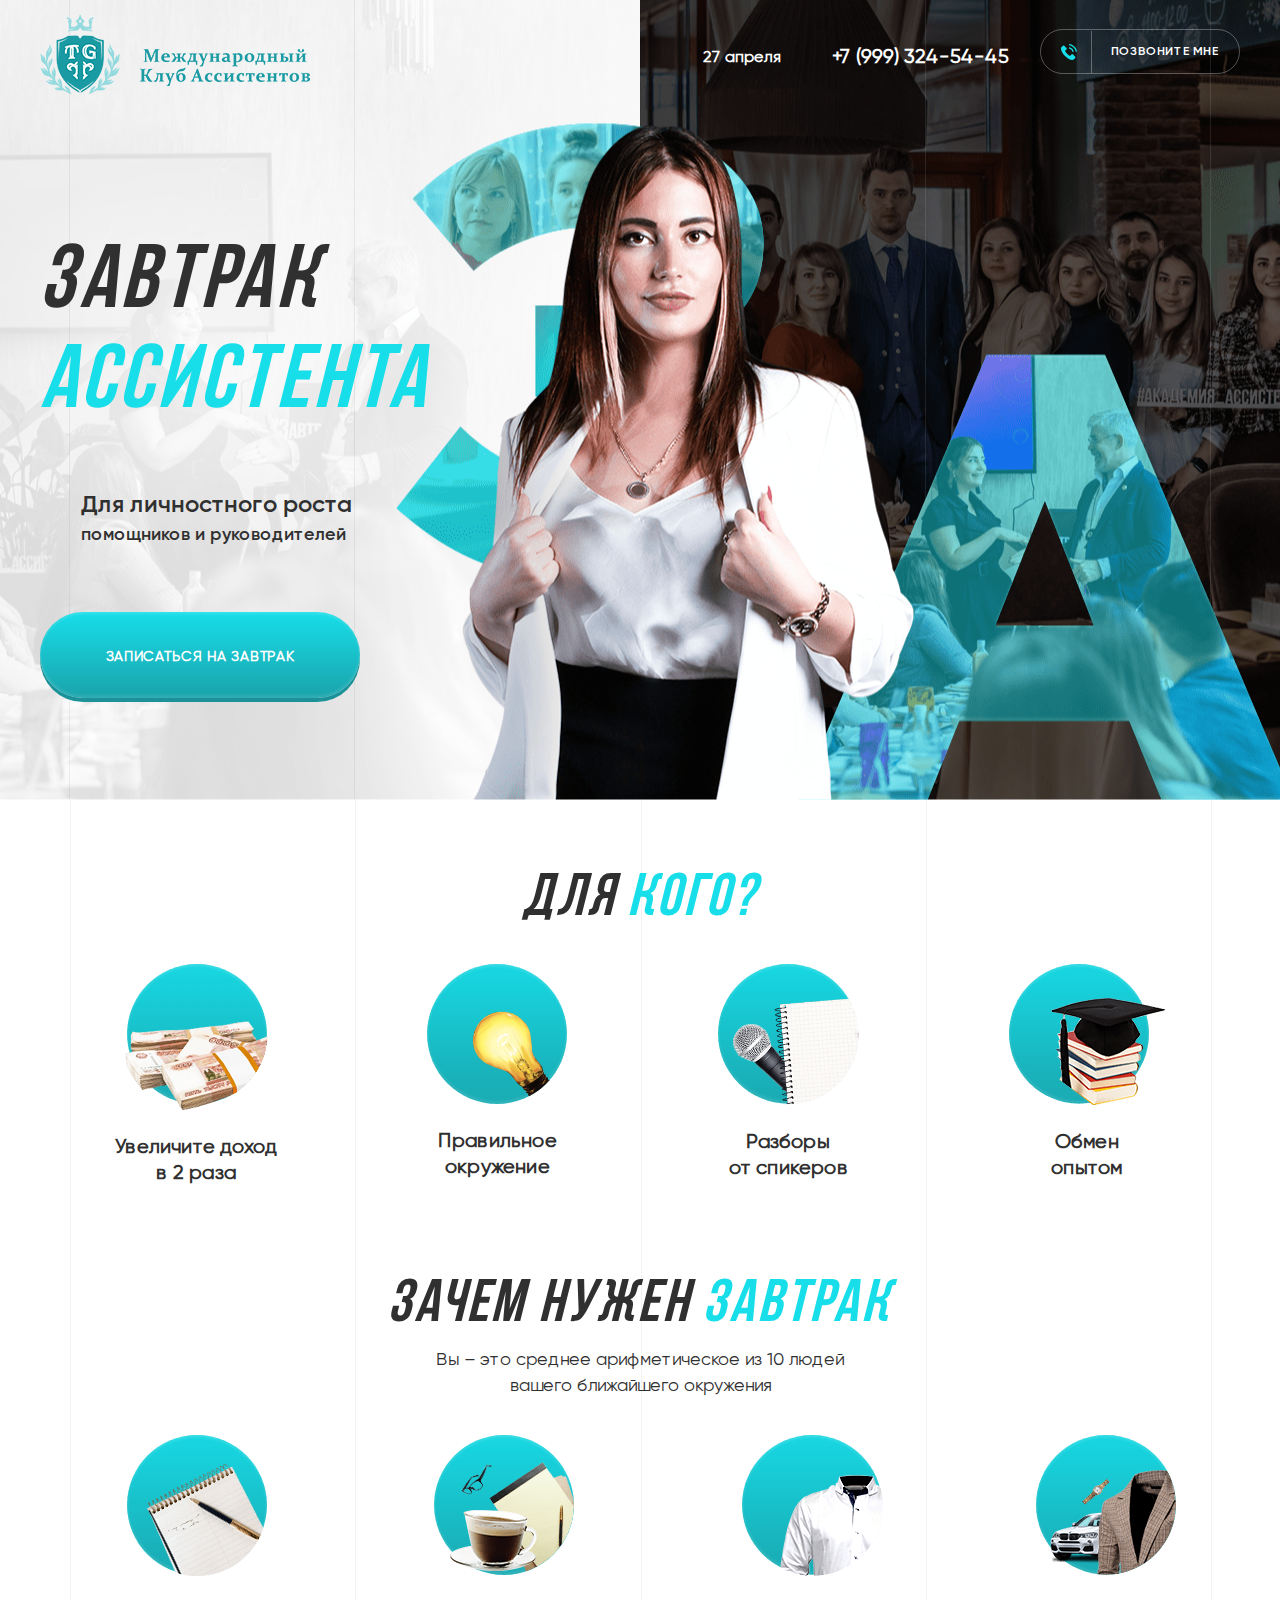
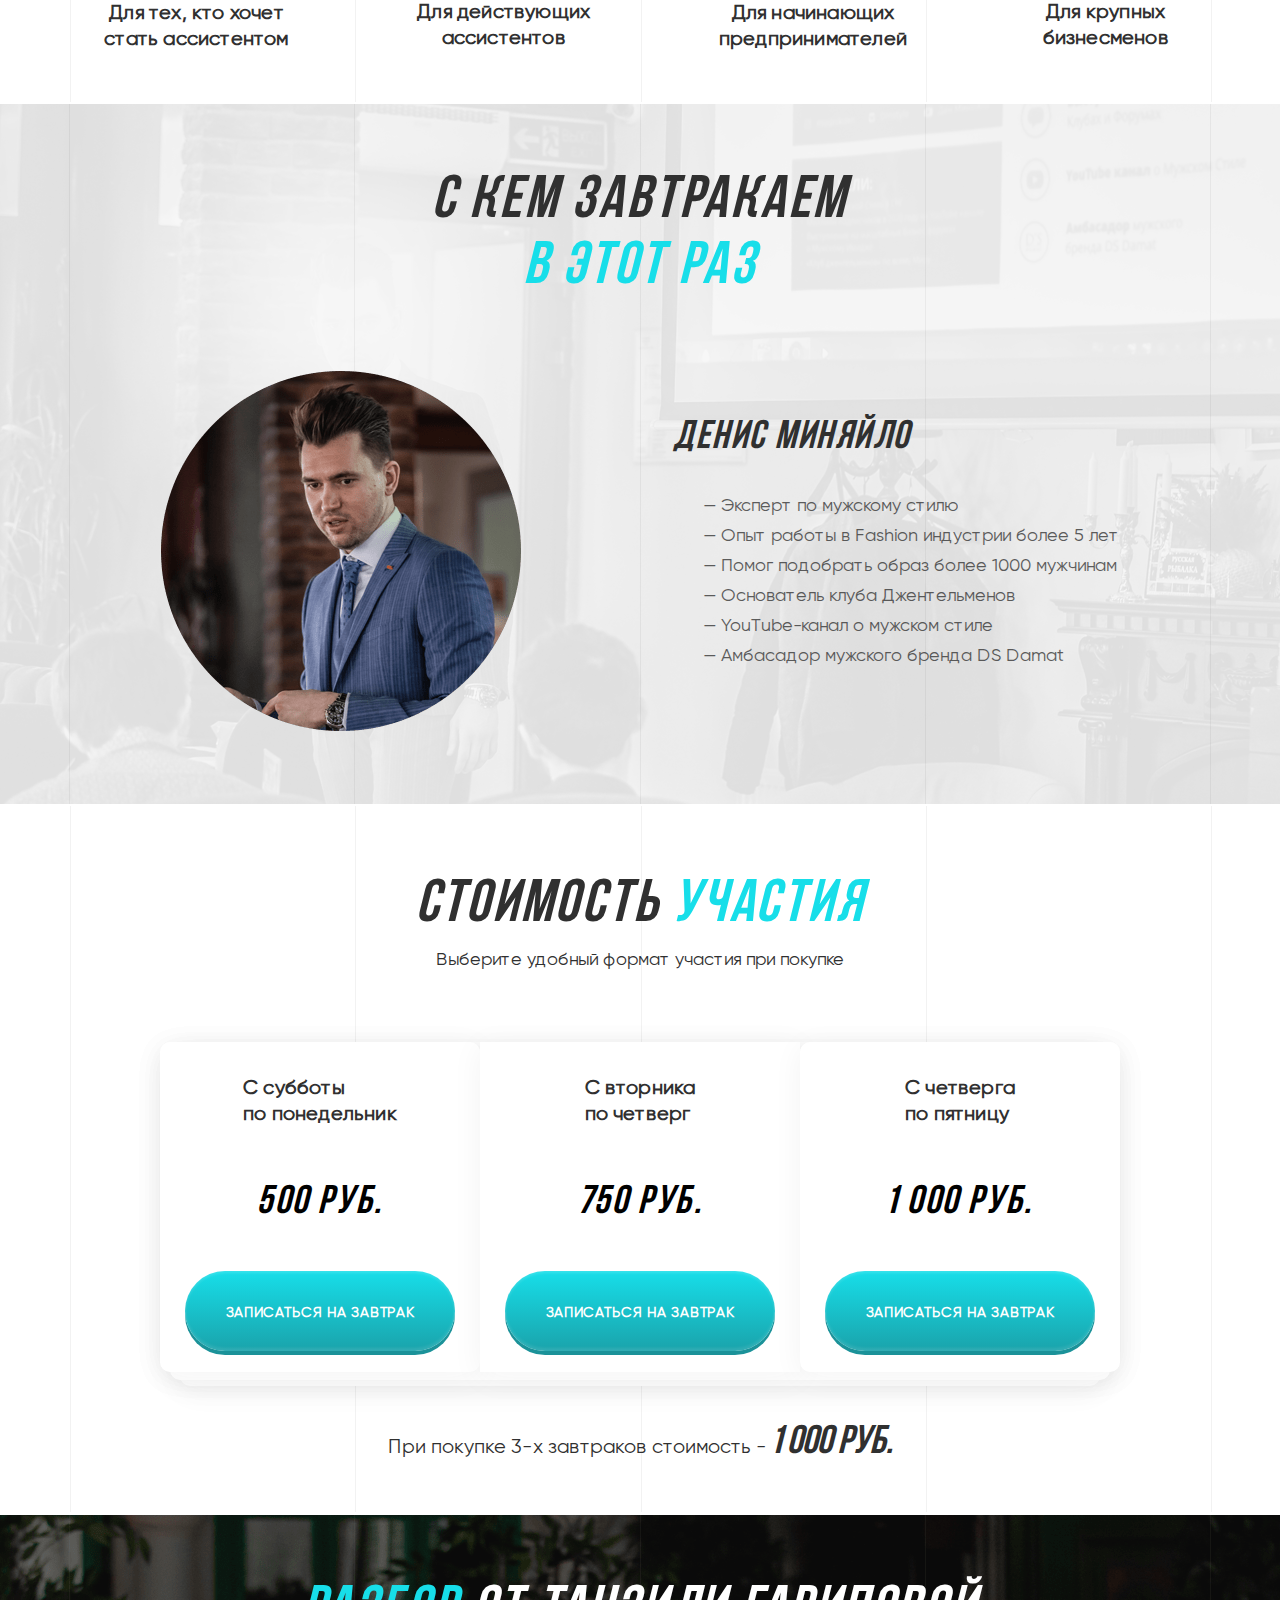
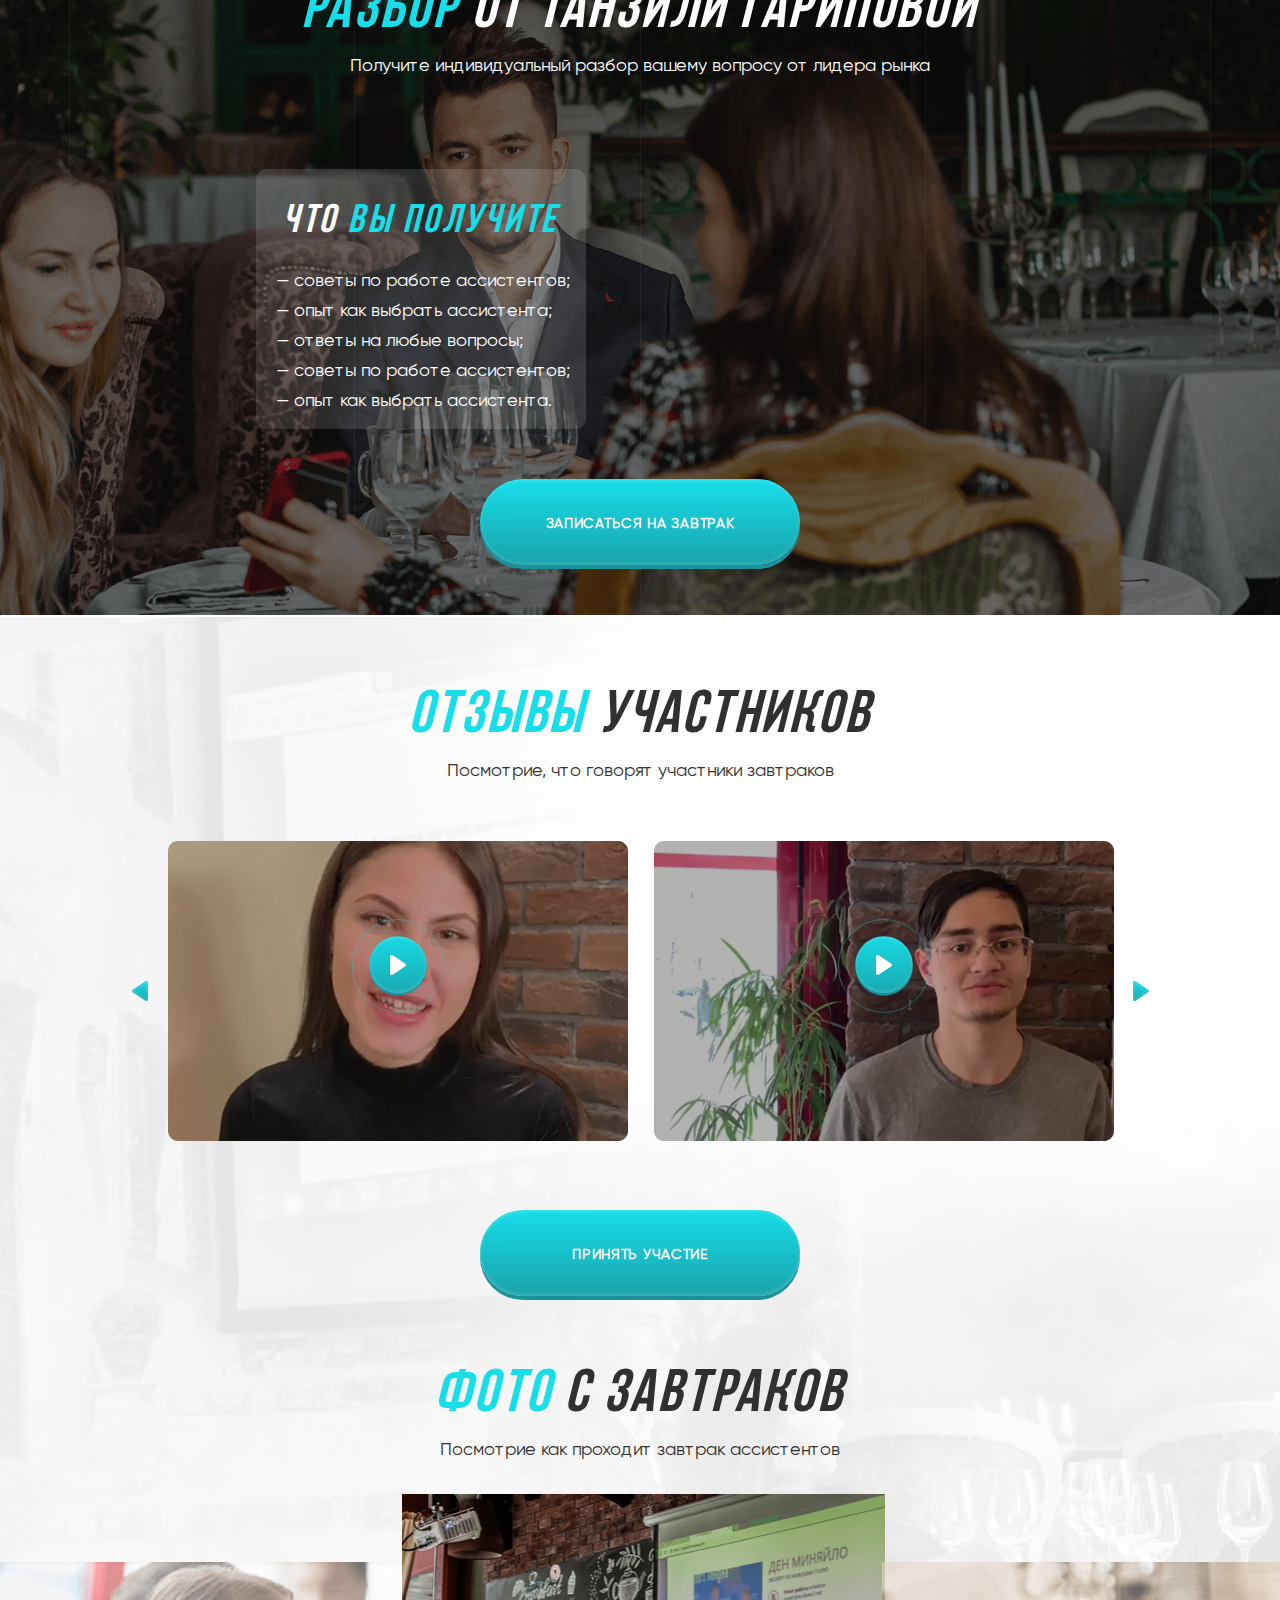
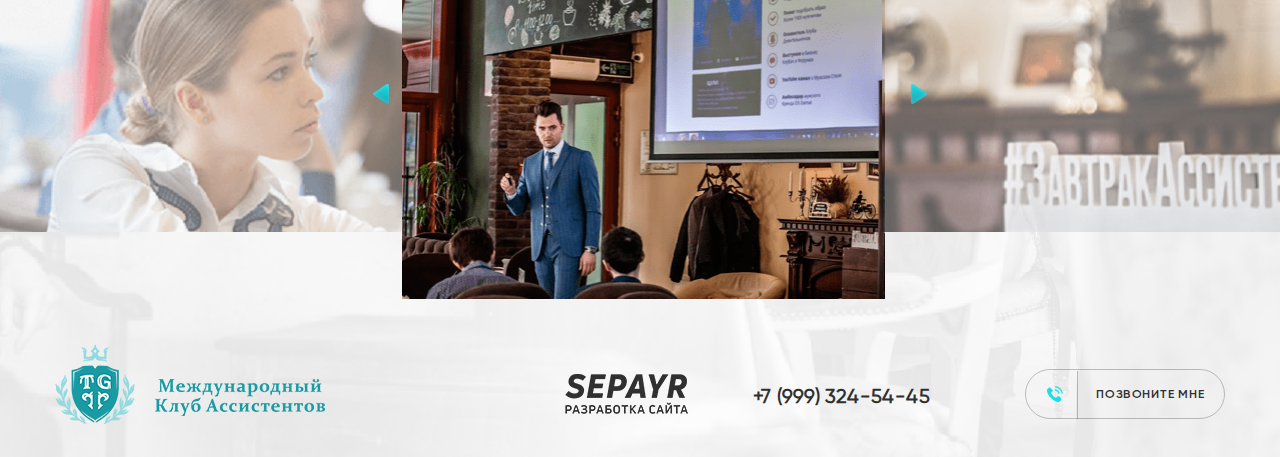
<file: index.html>
<!DOCTYPE html>
<html lang="en">
	<head>
		<meta charset="UTF-8">
		<meta name="viewport" content="width=device-width, initial-scale=1.0">
		<meta http-equiv="X-UA-Compatible" content="ie=edge">
		<link rel="shortcut icon" href="img/logo-mobile.png" type="image/png">
		<link rel="stylesheet" href="css/style.css">
		<link rel="stylesheet" href="slick/slick.css">
		<link rel="stylesheet" href="slick/slick-theme.css">
		<title>Завтрак</title>
	</head>
	<body>
		<header class="header">
			<div class="container">
				<div class="header-menu__wrap">
					<div class="header-logo"></div>
					<!-- /.header-logo -->
					<div class="header-menu">
						<div class="header-menu__data">27 апреля</div>
						<!-- /.header-menu__data -->
						<div class="header-menu__tel"><a href="tel:+79993245445">+7 (999) 324-54-45</a></div>
						<!-- /.header-menu__tel -->
						<button class="button-o">
							<svg version="1.1" id="Capa_1" xmlns="http://www.w3.org/2000/svg" xmlns:xlink="http://www.w3.org/1999/xlink" x="0px" y="0px" width="16" height="16" viewBox="0 0 480.56 480.56" style="enable-background:new 0 0 480.56 480.56;" xml:space="preserve">
								<path d="M365.354,317.9c-15.7-15.5-35.3-15.5-50.9,0c-11.9,11.8-23.8,23.6-35.5,35.6c-3.2,3.3-5.9,4-9.8,1.8
							  c-7.7-4.2-15.9-7.6-23.3-12.2c-34.5-21.7-63.4-49.6-89-81c-12.7-15.6-24-32.3-31.9-51.1c-1.6-3.8-1.3-6.3,1.8-9.4
							  c11.9-11.5,23.5-23.3,35.2-35.1c16.3-16.4,16.3-35.6-0.1-52.1c-9.3-9.4-18.6-18.6-27.9-28c-9.6-9.6-19.1-19.3-28.8-28.8
							  c-15.7-15.3-35.3-15.3-50.9,0.1c-12,11.8-23.5,23.9-35.7,35.5c-11.3,10.7-17,23.8-18.2,39.1c-1.9,24.9,4.2,48.4,12.8,71.3
							  c17.6,47.4,44.4,89.5,76.9,128.1c43.9,52.2,96.3,93.5,157.6,123.3c27.6,13.4,56.2,23.7,87.3,25.4c21.4,1.2,40-4.2,54.9-20.9
							  c10.2-11.4,21.7-21.8,32.5-32.7c16-16.2,16.1-35.8,0.2-51.8C403.554,355.9,384.454,336.9,365.354,317.9z"></path>
								<path d="M346.254,238.2l36.9-6.3c-5.8-33.9-21.8-64.6-46.1-89c-25.7-25.7-58.2-41.9-94-46.9l-5.2,37.1
							  c27.7,3.9,52.9,16.4,72.8,36.3C329.454,188.2,341.754,212,346.254,238.2z"></path>
								<path d="M403.954,77.8c-42.6-42.6-96.5-69.5-156-77.8l-5.2,37.1c51.4,7.2,98,30.5,134.8,67.2c34.9,34.9,57.8,79,66.1,127.5
							  l36.9-6.3C470.854,169.3,444.354,118.3,403.954,77.8z"></path>
							  </svg>
						<span>Позвоните мне</span>
						</button>
					</div>
					<!-- /.header-menu -->
				</div>
				<div class="header-main">
					<div class="header-main__text">
						<h1>Завтрак<br>
						<span class='blue'>ассистента</span></h1>
						<div class="header-main__text__desc">Для личностного роста</div>
						<!-- /.header-main__text__desc -->
						<div class="header-main__text__desc_small">помощников и руководителей</div>
						<!-- /.header-main__text__desc_small -->
						
						<button class="button">Записаться на завтрак</button>
						
					</div>
					<!-- /.header-main__text -->
				</div>
				<!-- /.header-main -->
			</div>
		</div>
	</header>
	<!-- /.header -->
	
	<section class="section-value">
		<div class="section-title">
			для <span class="blue">кого?</span>
		</div>
		<!-- /.section-title -->
		<div class="section-value__advantages__wrap">
			<div class="section-value__advantages">
				<img src="img/money.png" alt="">
				<p>Увеличите доход<br>
				в 2 раза</p>
			</div>
			<!-- /.section-value__advantages -->
			<div class="section-value__advantages">
				<img src="img/lamp.png" alt="">
				<p>Правильное<br>
				окружение</p>
			</div>
			<!-- /.section-value__advantages -->
			<div class="section-value__advantages">
				<img src="img/speakers.png" alt="">
				<p>Разборы<br>
				от спикеров</p>
			</div>
			<!-- /.section-value__advantages -->
			<div class="section-value__advantages">
				<img src="img/exp.png" alt="">
				<p>Обмен<br>
				опытом</p>
			</div>
			<!-- /.section-value__advantages -->
		</div>
		<!-- /.section-value__advantages__wrap -->
		<div class="section-value-forWhat">
			<div class="section-title">зачем нужен <span class="blue">завтрак</span></div>
			<!-- /.section-title -->
			<div class="section-desc">Вы – это среднее арифметическое из 10 людей<br>
			вашего ближайшего окружения</div>
			<!-- /.section-value-forWhat__desc -->
			<div class="section-value-forWhat__blocks">
				<div class="section-value-forWhat__block">
					<img src="img/assistant.png" alt="">
					<p>Для тех, кто хочет<br>
					стать ассистентом</p>
				</div>
				<!-- /.section-value-forWhat__block -->
				<div class="section-value-forWhat__block">
					<img src="img/cofe.png" alt="">
					<p>Для действующих<br>
					ассистентов</p>
				</div>
				<!-- /.section-value-forWhat__block -->
				<div class="section-value-forWhat__block">
					<img src="img/start.png" alt="">
					<p>Для начинающих<br>
					предпринимателей</p>
				</div>
				<!-- /.section-value-forWhat__block -->
				<div class="section-value-forWhat__block">
					<img src="img/buisness.png" alt="">
					<p>Для крупных<br>
					бизнесменов</p>
				</div>
				<!-- /.section-value-forWhat__block -->
			</div>
			<!-- /.section-value-forWhat__blocks -->
		</div>
		<!-- /.section-value-forWhat -->
	</section>
	<!-- /.section-value -->
	<section class="withWho">
		<div class="container">
			<div class="section-title">С КЕМ ЗАВТРАКАЕМ<br>
				<span class="blue"> В ЭТОТ РАЗ</span></div>
				<!-- /.section-title -->
				<div class="withWho-desc">
					<div class="withWho-img">
						<img src="img/denis.png" alt="">
					</div>
					<!-- /.withWho-img -->
					<div class="withWho-text">
						<div class="withWho-name">Денис миняйло</div>
						<!-- /.withWho-name -->
						<div class="withWho-advantages">
							<ul>
								<li>— Эксперт по мужскому стилю</li>
								<li>— Опыт работы в Fashion индустрии более 5 лет</li>
								<li>— Помог подобрать образ более 1000 мужчинам</li>
								<li>— Основатель клуба Джентельменов</li>
								<li>— YouTube-канал о мужском стиле</li>
								<li>— Амбасадор мужского бренда DS Damat</li>
							</ul>
						</div>
						<!-- /.withWho-advantages -->
					</div>
				</div>
				
			</div>
		</section>
		<!-- /.withWho -->
		<section class="section-price">
			<div class="section-title">стоимость <span class="blue">участия</span></div>
			<!-- /.section title -->
			<div class="section-desc">Выберите удобный формат участия при покупке</div>
			<!-- /.section-price__desc -->
			<div class="section-price__rates">
				<div class="section-price__rate">
					<div class="section-price__date">С субботы<br>
					по понедельник</div>
					<!-- /.section-price__date -->
					<div class="price">500 Руб.</div>
					<!-- /.price -->
					<button class="button button-price">Записаться на завтрак</button>
					<!-- /.button -->
				</div>
				<!-- /.section-price__rate -->
				<div class="section-price__rate center">
					<div class="section-price__date">С вторника<br>
					по четверг</div>
					<!-- /.section-price__date -->
					<div class="price">750 Руб.</div>
					<!-- /.price -->
					<button class="button button-price">Записаться на завтрак</button>
					<!-- /.button -->
				</div>
				<!-- /.section-price__rate -->
				<div class="section-price__rate">
					<div class="section-price__date">С четверга<br>
					по пятницу</div>
					<!-- /.section-price__date -->
					<div class="price">1 000 Руб.</div>
					<!-- /.price -->
					<button class="button button-price">Записаться на завтрак</button>
					<!-- /.button -->
				</div>
				<!-- /.section-price__rate -->
			</div>
			<!-- /.section-price__rates -->
			<div class="rates-before"></div>
			<div class="rates-before-1"></div>
			<div class="action">При покупке 3-х завтраков стоимость - <span class="big">1 000 Руб.</span></div>
		</section>
		<!-- /.section-price -->
		<section class="section-parsing">
			<div class="section-title section-title_white"><span class="blue">разбор</span> от танзили гариповой</div>
			<!-- /.section-title -->
			<div class="section-desc section-desc_white">Получите индивидуальный разбор вашему вопросу от лидера рынка</div>
			<!-- /.section-parsing__desc -->
			<div class="section-parsing__get">
				<div class="section-title section-title_small section-title_white">что <span class="blue">вы получите</span></div>
				<!-- /.section-title_small -->
				<ul>
					<li>— советы по работе ассистентов;</li>
					<li>— опыт как выбрать ассистента;</li>
					<li>— ответы на любые вопросы;</li>
					<li>— советы по работе ассистентов;</li>
					<li>— опыт как выбрать ассистента.</li>
				</ul>
			</div>
			<!-- /.section-parsing__get -->
			<button class="button">Записаться на завтрак</button>
			<!-- /.button -->
		</section>
		<!-- /.section-parsing -->
		<div class="bottom">
			<section class="section-feedback">
				<div class="section-title"><span class="blue">отзывы</span> участников</div>
				<!-- /.section-title -->
				<div class="section-desc">Посмотрие, что говорят участники завтраков</div>
				<!-- /.section-desc -->
				<div class="feedback-slider">
					<div class="feedback-slide feedback-slide-1">
						<button class="button-play button-play-1" onclick="$('.video-popup-1').show();">
						<img src="img/play.png" alt="">
						</button>
					</div>
					<div class="feedback-slide feedback-slide-2">
						<button class="button-play button-play-2" onclick="$('.video-popup-2').show();">
						<img src="img/play.png" alt="">
						</button>
					</div>
					<div class="feedback-slide feedback-slide-3">
						<button class="button-play button-play-3" onclick="$('.video-popup-3').show();">
						<img src="img/play.png" alt="">
						</button>
					</div>
					<div class="feedback-slide feedback-slide-4">
						<button class="button-play button-play-4" onclick="$('.video-popup-4').show();">
						<img src="img/play.png" alt="">
						</button>
					</div>
					<div class="feedback-slide feedback-slide-5">
						<button class="button-play button-play-5" onclick="$('.video-popup-5').show();">
						<img src="img/play.png" alt="">
						</button>
					</div>
					<div class="feedback-slide feedback-slide-6">
						<button class="button-play button-play-6" onclick="$('.video-popup-6').show();">
						<img src="img/play.png" alt="">
						</button>
					</div>
				</div>
				<!-- /.feedback-slider -->
				<button class="button">принять участие</button>
				<!-- /.button -->
			</section>
			<!-- /.section-feedback -->
			<section class="section-photos">
				<div class="section-title"><span class="blue">фото</span> с завтраков</div>
				<!-- /.section-title -->
				<div class="section-desc">Посмотрие как проходит завтрак ассистентов</div>
				<!-- /.section-desc -->
				<div class="photos-slider">
					<div class="photos-slide photos-slide-1"></div>
					<div class="photos-slide photos-slide-2"></div>
					<div class="photos-slide photos-slide-3"></div>
					<div class="photos-slide photos-slide-4"></div>
					<div class="photos-slide photos-slide-5"></div>
					<div class="photos-slide photos-slide-6"></div>
					<div class="photos-slide photos-slide-7"></div>
					
					<div class="photos-slide photos-slide-1"></div>
					<div class="photos-slide photos-slide-2"></div>
					<div class="photos-slide photos-slide-3"></div>
					<div class="photos-slide photos-slide-4"></div>
					<div class="photos-slide photos-slide-5"></div>
					<div class="photos-slide photos-slide-6"></div>
					<div class="photos-slide photos-slide-7"></div>
					
					<div class="photos-slide photos-slide-1"></div>
					<div class="photos-slide photos-slide-2"></div>
					<div class="photos-slide photos-slide-3"></div>
					<div class="photos-slide photos-slide-4"></div>
					<div class="photos-slide photos-slide-5"></div>
					<div class="photos-slide photos-slide-6"></div>
					<div class="photos-slide photos-slide-7"></div>
					
					<div class="photos-slide photos-slide-1"></div>
					<div class="photos-slide photos-slide-2"></div>
					<div class="photos-slide photos-slide-3"></div>
					<div class="photos-slide photos-slide-4"></div>
					<div class="photos-slide photos-slide-5"></div>
					<div class="photos-slide photos-slide-6"></div>
					<div class="photos-slide photos-slide-7"></div>
					
					<div class="photos-slide photos-slide-1"></div>
					<div class="photos-slide photos-slide-2"></div>
					<div class="photos-slide photos-slide-3"></div>
					<div class="photos-slide photos-slide-4"></div>
					<div class="photos-slide photos-slide-5"></div>
					<div class="photos-slide photos-slide-6"></div>
					<div class="photos-slide photos-slide-7"></div>
				</div>
				<!-- /.photos-slider -->
			</section>
			<!-- /.section-photos -->
			<footer class="footer">
				<div class="logo">
					<img src="img/logo.png" alt="">
				</div>
				<!-- /.logo -->
				<div class="copy">
					<a href="http://sepayr.ru/"><img src="img/copy.png" alt=""></a>
				</div>
				<!-- /.copy -->
				<div class="tel"><a href="tel:+79993245445">+7 (999) 324-54-45</a></div>
				<!-- /.tel -->
				<button class="button-o">
					<svg version="1.1" id="Capa_1" xmlns="http://www.w3.org/2000/svg" xmlns:xlink="http://www.w3.org/1999/xlink" x="0px" y="0px" width="16" height="16" viewBox="0 0 480.56 480.56" style="enable-background:new 0 0 480.56 480.56;" xml:space="preserve">
						<path d="M365.354,317.9c-15.7-15.5-35.3-15.5-50.9,0c-11.9,11.8-23.8,23.6-35.5,35.6c-3.2,3.3-5.9,4-9.8,1.8
					  c-7.7-4.2-15.9-7.6-23.3-12.2c-34.5-21.7-63.4-49.6-89-81c-12.7-15.6-24-32.3-31.9-51.1c-1.6-3.8-1.3-6.3,1.8-9.4
					  c11.9-11.5,23.5-23.3,35.2-35.1c16.3-16.4,16.3-35.6-0.1-52.1c-9.3-9.4-18.6-18.6-27.9-28c-9.6-9.6-19.1-19.3-28.8-28.8
					  c-15.7-15.3-35.3-15.3-50.9,0.1c-12,11.8-23.5,23.9-35.7,35.5c-11.3,10.7-17,23.8-18.2,39.1c-1.9,24.9,4.2,48.4,12.8,71.3
					  c17.6,47.4,44.4,89.5,76.9,128.1c43.9,52.2,96.3,93.5,157.6,123.3c27.6,13.4,56.2,23.7,87.3,25.4c21.4,1.2,40-4.2,54.9-20.9
					  c10.2-11.4,21.7-21.8,32.5-32.7c16-16.2,16.1-35.8,0.2-51.8C403.554,355.9,384.454,336.9,365.354,317.9z"></path>
						<path d="M346.254,238.2l36.9-6.3c-5.8-33.9-21.8-64.6-46.1-89c-25.7-25.7-58.2-41.9-94-46.9l-5.2,37.1
					  c27.7,3.9,52.9,16.4,72.8,36.3C329.454,188.2,341.754,212,346.254,238.2z"></path>
						<path d="M403.954,77.8c-42.6-42.6-96.5-69.5-156-77.8l-5.2,37.1c51.4,7.2,98,30.5,134.8,67.2c34.9,34.9,57.8,79,66.1,127.5
					  l36.9-6.3C470.854,169.3,444.354,118.3,403.954,77.8z"></path>
					  </svg>
				<span>Позвоните мне</span>
				</button>
			</footer>
			<!-- /.footer -->
		</div>
		<div class="video-popup video-popup-1">
			<div class="popup">
				<iframe width="380" height="403" src="https://www.youtube.com/embed/B3DP2rwQmpI" frameborder="0" allow="accelerometer; autoplay; encrypted-media; gyroscope; picture-in-picture" allowfullscreen></iframe>
				<div class="close close-1">
				<img src="img/close.png" alt=""></div>
			</div>
		</div>
		<div class="video-popup video-popup-2">
			<div class="popup">
				<iframe width="380" height="403" src="https://www.youtube.com/embed/vml7hj1_cJI" frameborder="0" allow="accelerometer; autoplay; encrypted-media; gyroscope; picture-in-picture" allowfullscreen></iframe>
				<div class="close close-2">
				<img src="img/close.png" alt=""></div>
			</div>
		</div>
		<div class="video-popup video-popup-3">
			<div class="popup">
				<iframe width="380" height="403" src="https://www.youtube.com/embed/K8iYPHsZq0M" frameborder="0" allow="accelerometer; autoplay; encrypted-media; gyroscope; picture-in-picture" allowfullscreen></iframe>
				<div class="close close-3">
				<img src="img/close.png" alt=""></div>
			</div>
		</div>
		<div class="video-popup video-popup-4">
			<div class="popup">
				<iframe width="380" height="403" src="https://www.youtube.com/embed/VwwDBniNbgA" frameborder="0" allow="accelerometer; autoplay; encrypted-media; gyroscope; picture-in-picture" allowfullscreen></iframe>
				<div class="close close-4">
				<img src="img/close.png" alt=""></div>
			</div>
		</div>
		<div class="video-popup video-popup-5">
			<div class="popup">
				<iframe width="380" height="403" src="https://www.youtube.com/embed/llMvuj4jTOo" frameborder="0" allow="accelerometer; autoplay; encrypted-media; gyroscope; picture-in-picture" allowfullscreen></iframe>
				<div class="close close-5">
				<img src="img/close.png" alt=""></div>
			</div>
		</div>
		<div class="video-popup video-popup-6">
			<div class="popup">
				<iframe width="380" height="403" src="https://www.youtube.com/embed/JsB4ao9Jj1M" frameborder="0" allow="accelerometer; autoplay; encrypted-media; gyroscope; picture-in-picture" allowfullscreen></iframe>
				<div class="close close-6">
				<img src="img/close.png" alt=""></div>
			</div>
		</div>
		<div class="form-popup">
			<div class="popup">
				<div class="close close-form"><img src="img/close.png" alt=""></div>
				<div class="section-title">оставьте <span class="blue">заявку</span></div>
				<div class="section-desc">мы свяжемся с вами
				через 3 минут</div>
				<form><input class='input-name' type="name" placeholder="Введите ваше имя:">
				<input type='tel' placeholder="Введите ваш телефон:"></form>
				<a href="thanks.html" class="button-a">оставить заявку</a>
				<div class="note">
					Нажимая на кнопку «Оставить заявку»,<br>
					вы принимаете<span class="blue"> условия передачи данных</span>
				</div>
			</div>
		</div>
		<script src="js/jquery-3.4.0.min.js"></script>
		<script src="slick/slick.js"></script>
		<script>
		$(document).ready(function() {
		$('.close-1').on("click", function(){
		$('.video-popup').hide()
		});
		$('.close-2').on("click", function(){
		$('.video-popup').hide()
		});
		$('.close-3').on("click", function(){
		$('.video-popup').hide()
		});
		$('.close-4').on("click", function(){
		$('.video-popup').hide()
		});
		$('.close-5').on("click", function(){
		$('.video-popup').hide()
		});
		$('.close-6').on("click", function(){
		$('.video-popup').hide()
		});
		$('.button').on("click", function(){
		$('.form-popup').show()
		});
		$('.close-form').on("click", function(){
		$('.form-popup').hide()
		});
		$('.button-o').on("click", function(){
		$('.form-popup').show()
		});
		$('.close-form').on("click", function(){
		$('.form-popup').hide()
		});
		$('.feedback-slider').slick({
		infinite: true,
		slidesToShow: 2,
		slidesToScroll: 2,
		responsive: [
		{
		breakpoint: 576,
		settings: {
		slidesToShow: 1,
		slidesToScroll: 1,
		arrows: true
		}
		}
		]
		});
		$('.photos-slider').slick({
		centerMode: true,
		slidesToShow: 3,
		slidesToScroll: 1,
		arrows: true,
		dots: false,
		infinite: true,
		initialSlide: 7,
		responsive: [
		{
		breakpoint: 576,
		settings: {
		slidesToShow: 1,
		slidesToScroll: 1,
		arrows: true,
		centerMode: false
		}
		}
		]
		});
		});
		</script>
	</body>
</html>
</file>
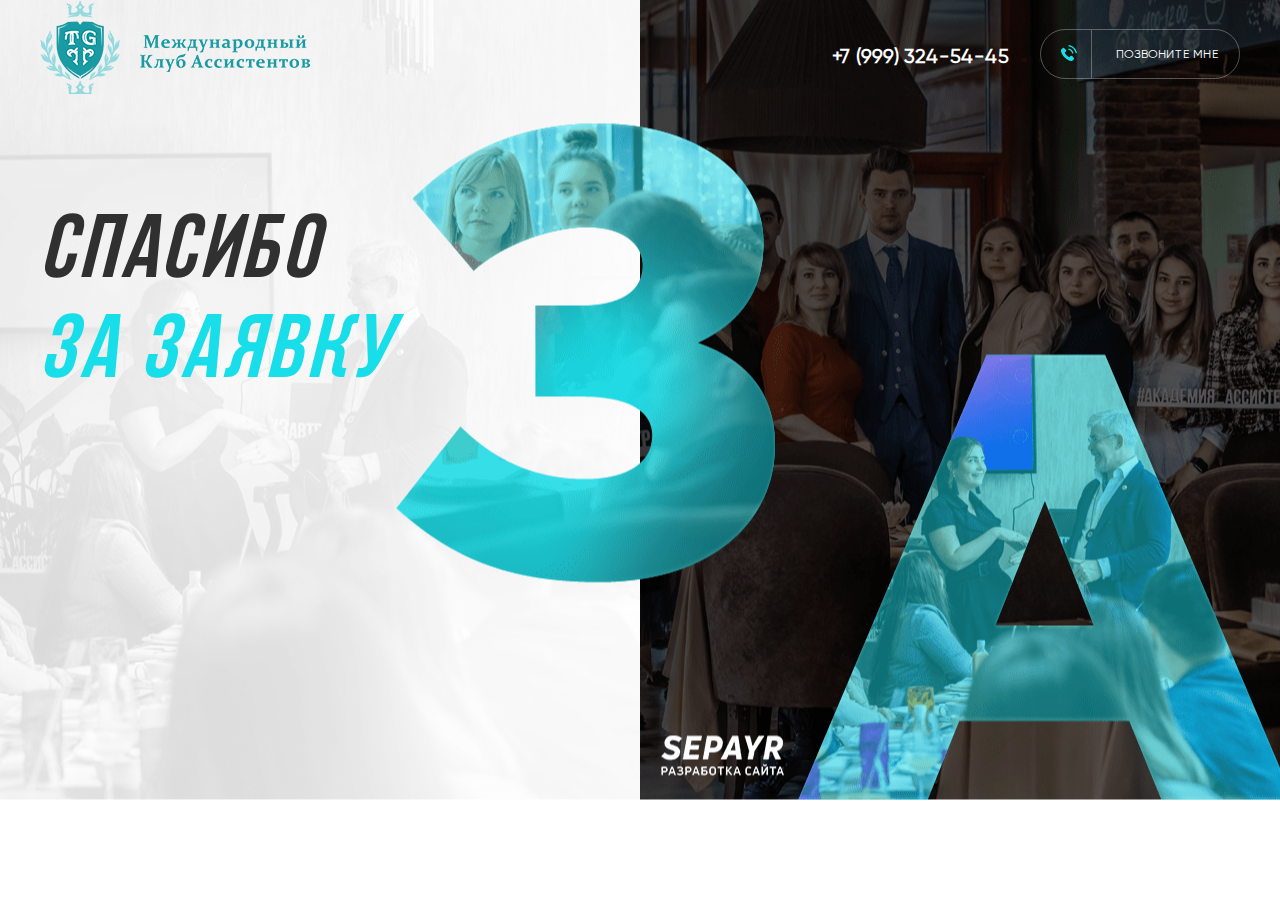
<file: thanks.html>
<!DOCTYPE html>
<html lang="en">
	<head>
		<meta charset="UTF-8">
		<title>Спасибо!</title>
		<meta name="viewport" content="width=device-width, initial-scale=1.0">
		<meta http-equiv="X-UA-Compatible" content="ie=edge">
		<link rel="stylesheet" href="css/thanks.css">
	</head>
	<body>
		<header class="header">
			<div class="container">
			<div class="header-menu__wrap">
				<div class="header-logo"></div>
				<!-- /.header-logo -->
				<div class="header-menu">
					<div class="header-menu__tel">+7 (999) 324-54-45</div>
					<!-- /.header-menu__tel -->
					<button class="button-o">
					<img src="img/phone.png" alt="">
					<span>Позвоните мне</span>
					</button>
				</div>
				<!-- /.header-menu -->
			</div>
			<div class="header-main">
				<div class="header-main__text">
					<h1>спасибо<br>
					<span class='blue'>за заявку</span></h1>
				</div>
				<!-- /.header-main__text -->
			</div>
			<!-- /.header-main -->
		</div>
		</header>
	</body>
</html>
</file>
<file: css/style.css>
@font-face {
  font-family: 'BebasNeue Regular';
  font-style: normal;
  font-weight: 400;
  src: url("../Font/AABebasNeue.ttf");
}

@font-face {
  font-family: 'Gilroy';
  font-style: normal;
  font-weight: 400;
  src: url("../Font/Gilroy-Regular_0.ttf");
}

@font-face {
  font-family: 'Gilroy-SemiBold';
  font-style: normal;
  font-weight: 400;
  src: url("../Font/Gilroy-SemiBold_0.ttf");
}

* {
  -webkit-box-sizing: border-box;
  box-sizing: border-box;
}

body {
  margin: 0;
  width: 100%;
}

.container {
  width: 1200px;
  margin: 0 auto;
}

.header {
  background: url("../img/bg.png") center no-repeat;
  height: 800px;
  width: 100%;
  margin: 0;
}

.header-logo {
  padding: 0;
  margin-top: 14px;
  background: url("../img/logo.png");
  width: 270px;
  height: 80px;
}

.header-menu {
  display: -webkit-box;
  display: -ms-flexbox;
  display: flex;
  -ms-flex-pack: distribute;
  justify-content: space-around;
  color: #ffffff;
  font-family: Gilroy, sans-serif;
  font-weight: 700;
}

.header-menu__wrap {
  display: -webkit-box;
  display: -ms-flexbox;
  display: flex;
  -webkit-box-pack: justify;
  -ms-flex-pack: justify;
  justify-content: space-between;
}

.header-menu__data {
  padding-top: 47px;
  font-size: 16px;
  margin-left: 53px;
}

.header-menu__tel {
  padding-top: 45px;
  font-size: 20px;
  margin-left: 51px;
}

.header-menu__tel a {
  color: #ffffff;
  font-family: Gilroy, sans-serif;
  font-weight: 700;
  text-decoration: none;
}

.header-main {
  max-width: 1239px;
  height: 677px;
}

.header-main__text {
  padding: 0;
  display: inline-block;
}

.header-main__text__desc {
  font-size: 24px;
  line-height: 26px;
  color: #303030;
  font-family: "Gilroy-SemiBold";
  font-weight: 400;
  margin: 0 auto;
  margin-top: 65px;
  margin-left: 41px;
}

.header-main__text__desc_small {
  font-size: 18px;
  font-family: "Gilroy-SemiBold";
  font-weight: 400;
  line-height: 24px;
  color: #303030;
  margin-top: 5px;
  margin-bottom: 66px;
  margin-left: 41px;
}

.header-main__text h1 {
  color: #303030;
  letter-spacing: 5.65px;
  margin: 0;
  margin-top: 132px;
  line-height: 100px;
  font-size: 90px;
  font-weight: 400;
  font-style: italic;
  font-family: 'BebasNeue Regular';
}

.section-photos {
  text-align: center;
}

.section-photos .slick-track,
.section-photos .draggable {
  height: 455px;
  margin-left: -2%;
}

.section-photos .slick-next {
  left: 71%;
  top: 51%;
}

.section-photos .slick-prev {
  left: 29%;
  opacity: 1;
  top: 51%;
  z-index: 1;
}

.photos-slide {
  width: 100% !important;
  height: 270px;
  opacity: 0.6;
  margin-top: 100px;
  z-index: 1;
}

.photos-slide-1 {
  background: url("../img/slider-2/img-1.png") center no-repeat;
}

.photos-slide-2 {
  background: url("../img/slider-2/img-2.png") center no-repeat;
}

.photos-slide-3 {
  background: url("../img/slider-2/img-3.png") center no-repeat;
}

.photos-slide-4 {
  background: url("../img/slider-2/img-4.png") center no-repeat;
}

.photos-slide-5 {
  background: url("../img/slider-2/img-5.png") center no-repeat;
}

.photos-slide-6 {
  background: url("../img/slider-2/img-6.png") center no-repeat;
}

.photos-slide-7 {
  background: url("../img/slider-2/img-7.png") no-repeat;
}

.slick-center {
  margin-right: 0.26%;
}

.slick-center .photos-slide {
  width: 120% !important;
  height: 405px;
  opacity: 1;
  z-index: 14;
  margin-top: 32px;
}

.button-o {
  margin-top: 29px;
  text-transform: uppercase;
  letter-spacing: 0.6px;
  font-size: 12px;
  font-weight: 400;
  color: #ffffff;
  font-family: 'Gilroy-SemiBold', sans-serif;
  background-color: transparent;
  border: 1px solid rgba(255, 255, 255, 0.3);
  border-radius: 50px;
  height: 45px;
  width: 200px;
  text-align: center;
  vertical-align: middle;
  margin-left: 31px;
  outline: none;
  -webkit-transition: 0.5s ease-in-out;
  -o-transition: 0.5s ease-in-out;
  transition: 0.5s ease-in-out;
}

.button-o span {
  padding-top: 6px;
}

.button-o:hover {
  background: #17dee9;
  color: #fff;
}

.button-o:hover svg {
  fill: #fff;
}

.button-o svg {
  margin-right: 15px;
  padding-top: 13px;
  padding-bottom: 13px;
  padding-right: 14px;
  vertical-align: middle;
  -webkit-transition: 0.5s ease-in-out;
  -o-transition: 0.5s ease-in-out;
  transition: 0.5s ease-in-out;
  border-right: 1px solid rgba(255, 255, 255, 0.3);
  fill: #17dee9;
  -webkit-box-sizing: content-box;
  box-sizing: content-box;
}

.button {
  width: 320px;
  height: 86px;
  text-align: center;
  line-height: 86px;
  -webkit-box-shadow: 0 4px 0 #1b9299, inset 0 2px 3px rgba(255, 255, 255, 0.15), inset 0 -3px 3px rgba(255, 255, 255, 0.1);
  box-shadow: 0 4px 0 #1b9299, inset 0 2px 3px rgba(255, 255, 255, 0.15), inset 0 -3px 3px rgba(255, 255, 255, 0.1);
  border-radius: 43px;
  background: -webkit-gradient(linear, left bottom, left top, from(#1aa3ab), to(#17dee9)), -webkit-gradient(linear, left bottom, left top, from(#000000), to(#ffffff));
  background: -webkit-linear-gradient(bottom, #1aa3ab 0%, #17dee9 100%), -webkit-linear-gradient(bottom, #000000 0%, #ffffff 100%);
  background: -o-linear-gradient(bottom, #1aa3ab 0%, #17dee9 100%), -o-linear-gradient(bottom, #000000 0%, #ffffff 100%);
  background: linear-gradient(to top, #1aa3ab 0%, #17dee9 100%), linear-gradient(to top, #000000 0%, #ffffff 100%);
  color: #ffffff;
  font-family: Gilroy;
  font-size: 14px;
  font-weight: 700;
  text-transform: uppercase;
  letter-spacing: 0.7px;
  text-align: center;
  outline: none;
  -webkit-transition: all 0.5s ease-in-out;
  -o-transition: all 0.5s ease-in-out;
  transition: all 0.5s ease-in-out;
  border: 0px;
}

.button:hover {
  -webkit-transform: translateY(2px);
  -ms-transform: translateY(2px);
  transform: translateY(2px);
  background: -webkit-gradient(linear, left bottom, left top, from(#208c92), to(#1ec6cf)), -webkit-gradient(linear, left bottom, left top, from(#000000), to(#ffffff));
  background: -webkit-linear-gradient(bottom, #208c92 0%, #1ec6cf 100%), -webkit-linear-gradient(bottom, #000000 0%, #ffffff 100%);
  background: -o-linear-gradient(bottom, #208c92 0%, #1ec6cf 100%), -o-linear-gradient(bottom, #000000 0%, #ffffff 100%);
  background: linear-gradient(to top, #208c92 0%, #1ec6cf 100%), linear-gradient(to top, #000000 0%, #ffffff 100%);
}

.button-price {
  width: 270px;
  height: 80px;
  text-align: center;
  line-height: 80px;
  margin-top: 54px;
  margin-bottom: 57px;
}

.button-play {
  background: transparent;
  padding: 16px;
  border-radius: 50px;
  outline: none;
  border: 1px solid rgba(23, 222, 233, 0.35);
  cursor: pointer;
}

.blue {
  color: #17dee9;
}

.section-title {
  font-family: 'BebasNeue Regular';
  color: #303030;
  font-size: 60px;
  font-weight: 400;
  font-style: italic;
  letter-spacing: 3.76px;
  text-align: center;
  padding-top: 61px;
}

.section-desc {
  color: #303030;
  font-family: Gilroy;
  font-size: 18px;
  font-weight: 500;
  line-height: 26px;
  text-align: center;
  margin-top: 13px;
}

.section-desc_white {
  color: #ffffff;
}

.slick-prev {
  width: 16px;
  height: 20px;
  background: url("../img/prev.png") center no-repeat !important;
}

.slick-prev:before {
  content: '' !important;
}

.slick-next {
  background: url("../img/next.png") center no-repeat !important;
}

.slick-next:before {
  content: '' !important;
}

.slick-prev {
  z-index: 1;
}

.section-price {
  background: url("../img/bg-7.png") center no-repeat;
}

.section-price__desc {
  color: #303030;
  font-family: Gilroy;
  font-size: 18px;
  font-weight: 500;
  line-height: 26px;
  letter-spacing: 0.2px;
  text-align: center;
  margin-top: 13px;
}

.section-price__rate {
  width: 320px;
  height: 330px;
  -webkit-box-shadow: 0 5px 30px rgba(48, 48, 48, 0.05);
  box-shadow: 0 5px 30px rgba(48, 48, 48, 0.05);
  border-radius: 10px;
  background-color: #ffffff;
  display: -webkit-box;
  display: -ms-flexbox;
  display: flex;
  -webkit-box-pack: center;
  -ms-flex-pack: center;
  justify-content: center;
  -ms-flex-wrap: wrap;
  flex-wrap: wrap;
  z-index: 3;
}

.section-price .center {
  border-radius: 0px;
}

.section-price__rates {
  display: -webkit-box;
  display: -ms-flexbox;
  display: flex;
  -webkit-box-shadow: 0 5px 30px rgba(48, 48, 48, 0.05);
  box-shadow: 0 5px 30px rgba(48, 48, 48, 0.05);
  margin: 0 auto;
  width: 960px;
  border-radius: 10px;
  margin-top: 70px;
  margin-bottom: 42px;
  height: 330px;
  z-index: 3;
}

.section-price__date {
  color: #303030;
  font-family: Gilroy;
  font-size: 20px;
  font-weight: 700;
  line-height: 26px;
  letter-spacing: 0.2px;
  padding-top: 33px;
}

.section-price .action {
  color: #303030;
  font-family: Gilroy;
  font-size: 20px;
  font-weight: 500;
  line-height: 26px;
  text-align: center;
  padding-bottom: 52px;
}

.price {
  font-family: 'BebasNeue Regular';
  margin-top: 54px;
  font-size: 40px;
  font-weight: 400;
  font-style: italic;
  line-height: 36px;
  letter-spacing: 2.51px;
  width: 100%;
  text-align: center;
}

.big {
  font-family: 'BebasNeue Regular';
  font-size: 40px;
  font-weight: 400;
  font-style: italic;
  line-height: 36px;
}

.rates-before {
  position: relative;
  -webkit-box-shadow: 0 5px 30px rgba(48, 48, 48, 0.05);
  box-shadow: 0 5px 30px rgba(48, 48, 48, 0.05);
  margin: 0 auto;
  width: 940px;
  top: -365px;
  margin-bottom: -365px;
  height: 331px;
  background: #fff;
  border-radius: 10px;
  z-index: 2;
}

.rates-before-1 {
  position: relative;
  background: #fff;
  -webkit-box-shadow: 0 5px 30px rgba(48, 48, 48, 0.05);
  box-shadow: 0 5px 30px rgba(48, 48, 48, 0.05);
  margin: 0 auto;
  width: 920px;
  border-radius: 10px;
  top: -325px;
  margin-bottom: -290px;
  height: 331px;
  z-index: 1;
}

.section-value {
  padding-bottom: 30px;
  background: url("../img/bg-8.png") center no-repeat;
}

.section-value__advantages {
  text-align: center;
}

.section-value__advantages__wrap {
  display: -webkit-box;
  display: -ms-flexbox;
  display: flex;
  -ms-flex-pack: distribute;
  justify-content: space-around;
  margin: 0 auto;
  margin-top: 37px;
  width: 1200px;
}

.section-value__advantages img {
  -webkit-box-shadow: inset 0 2px 3px rgba(255, 255, 255, 0.15), inset 0 -3px 3px rgba(255, 255, 255, 0.1);
  box-shadow: inset 0 2px 3px rgba(255, 255, 255, 0.15), inset 0 -3px 3px rgba(255, 255, 255, 0.1);
}

.section-value__advantages p {
  color: #303030;
  font-family: Gilroy;
  font-size: 20px;
  font-weight: 700;
  line-height: 26px;
  letter-spacing: 0.2px;
}

.section-value-forWhat {
  text-align: center;
}

.section-value-forWhat__desc {
  color: #303030;
  font-family: Gilroy;
  font-size: 20px;
  font-weight: 500;
  line-height: 26px;
  letter-spacing: 0.2px;
  margin-top: 18px;
}

.section-value-forWhat__blocks {
  display: -webkit-box;
  display: -ms-flexbox;
  display: flex;
  -ms-flex-pack: distribute;
  justify-content: space-around;
  margin: 0 auto;
  margin-top: 37px;
  width: 1200px;
}

.section-value-forWhat__block img {
  -webkit-box-shadow: inset 0 2px 3px rgba(255, 255, 255, 0.15), inset 0 -3px 3px rgba(255, 255, 255, 0.1);
  box-shadow: inset 0 2px 3px rgba(255, 255, 255, 0.15), inset 0 -3px 3px rgba(255, 255, 255, 0.1);
}

.section-value-forWhat__block p {
  color: #303030;
  font-family: Gilroy;
  font-size: 20px;
  font-weight: 700;
  line-height: 26px;
  letter-spacing: 0.2px;
}

.withWho {
  background: url("../img/bg-2.png") center no-repeat;
}

.withWho-desc {
  display: -webkit-box;
  display: -ms-flexbox;
  display: flex;
  -ms-flex-pack: distribute;
  justify-content: space-around;
  margin-top: 76px;
  padding-bottom: 75px;
}

.withWho-img {
  width: 360px;
  height: 360px;
  margin-right: -40px;
}

.withWho-text {
  margin: auto 0;
}

.withWho-name {
  font-size: 40px;
  font-weight: 400;
  font-style: italic;
  line-height: 36px;
  letter-spacing: 2.51px;
  margin-left: -50px;
  color: #303030;
  font-family: 'BebasNeue Regular';
}

.withWho-advantages ul {
  margin-top: 38px;
  margin-left: -60px;
}

.withWho-advantages ul li {
  opacity: 0.77;
  color: #303030;
  font-family: Gilroy;
  font-size: 18px;
  font-weight: 400;
  line-height: 30px;
  list-style: none;
}

.section-parsing {
  background: url("../img/bg-4.png") center no-repeat;
  text-align: center;
}

.section-parsing__desc {
  color: #ffffff;
  font-family: Gilroy;
  font-size: 18px;
  font-weight: 500;
  line-height: 26px;
  text-align: center;
  margin-top: 13px;
}

.section-parsing__get {
  width: 330px;
  height: 260px;
  border-radius: 10px;
  background-color: rgba(255, 255, 255, 0.13);
  margin-left: 20%;
  margin-top: 91px;
  margin-bottom: 50px;
}

.section-parsing ul {
  margin-left: -20px;
  margin-top: 25px;
}

.section-parsing li {
  list-style: none;
  text-align: left;
  color: #ffffff;
  font-family: Gilroy;
  font-size: 18px;
  font-weight: 400;
  line-height: 30px;
}

.section-parsing .button {
  margin-bottom: 52px;
}

.section-title_white {
  color: #ffffff;
}

.section-title_small {
  font-size: 40px;
  padding-top: 27px;
}

.section-feedback {
  text-align: center;
}

.section-feedback .feedback-slide {
  text-align: center;
  line-height: 315px;
  outline: none;
}

.section-feedback .feedback-slide-1 {
  background: url("../img/slider-1/img-1.png") center no-repeat;
}

.section-feedback .feedback-slide-2 {
  background: url("../img/slider-1/img-2.png") center no-repeat;
}

.section-feedback .feedback-slide-3 {
  background: url("../img/slider-1/img-3.png") center no-repeat;
}

.section-feedback .feedback-slide-4 {
  background: url("../img/slider-1/img-4.png") center no-repeat;
}

.section-feedback .feedback-slide-5 {
  background: url("../img/slider-1/img-5.png") center no-repeat;
}

.section-feedback .feedback-slide-6 {
  background: url("../img/slider-1/img-6.png") center no-repeat;
}

.section-feedback .feedback-slider {
  width: 971px;
  margin: 0 auto;
  margin-top: 50px;
}

.section-feedback .button {
  margin-top: 62px;
}

.section-feedback .slick-prev {
  left: -2.5%;
}

.footer {
  width: 1171px;
  display: -webkit-box;
  display: -ms-flexbox;
  display: flex;
  -webkit-box-pack: justify;
  -ms-flex-pack: justify;
  justify-content: space-between;
  margin: 0 auto;
  padding-bottom: 29px;
}

.footer .button-o {
  margin-top: 52px;
  width: 200px;
  height: 50px;
  border-radius: 25px;
  border: 1px solid rgba(48, 48, 48, 0.29);
}

.footer .button-o span {
  color: #303030;
  font-family: 'Gilroy-SemiBold';
  font-size: 12px;
  font-weight: 400;
  line-height: 24px;
  text-transform: uppercase;
  letter-spacing: 0.6px;
}

.footer .button-o:hover {
  background: #17dee9;
  color: #fff;
}

.footer .button-o:hover svg {
  fill: #fff;
}

.footer .button-o svg {
  margin-right: 15px;
  padding-top: 15px;
  padding-bottom: 17px;
  padding-right: 14px;
  vertical-align: middle;
  -webkit-transition: 0.5s ease-in-out;
  -o-transition: 0.5s ease-in-out;
  transition: 0.5s ease-in-out;
  border-right: 1px solid rgba(48, 48, 48, 0.29);
  fill: #17dee9;
  -webkit-box-sizing: content-box;
  box-sizing: content-box;
}

.bottom {
  background: url("../img/bg-5.png") center no-repeat;
  width: 100%;
}

.logo {
  margin-top: 27px;
}

.tel {
  margin-top: 68px;
}

.tel a {
  color: #303030;
  font-family: Gilroy;
  font-size: 20px;
  font-weight: 700;
  text-decoration: none;
}

.copy {
  margin-top: 57px;
  margin-left: 15%;
}

.video-popup {
  position: fixed;
  display: none;
  top: 0;
  width: 100%;
  height: 100%;
  z-index: 8;
  background-color: rgba(0, 0, 0, 0.8);
}

.video-popup .popup {
  width: 379px;
  height: 400px;
  border: 0px;
  top: 20%;
}

.video-popup .popup iframe {
  margin: 0;
}

.popup {
  position: fixed;
  left: 50%;
  top: 7%;
  width: 420px;
  height: 550px;
  -webkit-transform: translateX(-50%);
  -ms-transform: translateX(-50%);
  transform: translateX(-50%);
  background: #fff;
  border-radius: 10px;
}

.close {
  position: absolute;
  right: -10px;
  top: -15px;
  font-size: 35px;
  color: #000;
  font-weight: 300;
  cursor: pointer;
  width: 36px;
  height: 36px;
  -webkit-box-shadow: 0 10px 30px rgba(0, 0, 0, 0.15);
  box-shadow: 0 10px 30px rgba(0, 0, 0, 0.15);
  background-color: #ffffff;
  text-align: center;
  line-height: 30px;
  border-radius: 50%;
}

.form-popup {
  position: fixed;
  display: none;
  top: 0;
  width: 100%;
  height: 100%;
  z-index: 8;
  background-color: rgba(0, 0, 0, 0.8);
}

.form-popup .section-title {
  font-size: 44px;
  margin-top: -11px;
}

.form-popup .section-desc {
  color: #000000;
  font-size: 18px;
  margin-bottom: 30px;
}

.form-popup input {
  color: #000000;
  font-size: 18px;
  padding: 30px 44px;
  -webkit-box-shadow: inset 0 5px 5px rgba(26, 26, 25, 0.05);
  box-shadow: inset 0 5px 5px rgba(26, 26, 25, 0.05);
  border-radius: 6px;
  background-color: #f7f7f7;
  margin-bottom: 14px;
  margin-left: 60px;
  border: 0;
  outline: none;
}

form {
  margin-bottom: 28px;
}

.button-a {
  display: inline-block;
  width: 320px;
  height: 86px;
  text-align: center;
  line-height: 86px;
  -webkit-box-shadow: 0 4px 0 #1b9299, inset 0 2px 3px rgba(255, 255, 255, 0.15), inset 0 -3px 3px rgba(255, 255, 255, 0.1);
  box-shadow: 0 4px 0 #1b9299, inset 0 2px 3px rgba(255, 255, 255, 0.15), inset 0 -3px 3px rgba(255, 255, 255, 0.1);
  border-radius: 50px;
  background: -webkit-gradient(linear, left bottom, left top, from(#1aa3ab), to(#17dee9)), -webkit-gradient(linear, left bottom, left top, from(#000000), to(#ffffff));
  background: -webkit-linear-gradient(bottom, #1aa3ab 0%, #17dee9 100%), -webkit-linear-gradient(bottom, #000000 0%, #ffffff 100%);
  background: -o-linear-gradient(bottom, #1aa3ab 0%, #17dee9 100%), -o-linear-gradient(bottom, #000000 0%, #ffffff 100%);
  background: linear-gradient(to top, #1aa3ab 0%, #17dee9 100%), linear-gradient(to top, #000000 0%, #ffffff 100%);
  color: #ffffff;
  font-family: Gilroy;
  font-size: 14px;
  font-weight: 700;
  text-transform: uppercase;
  letter-spacing: 0.7px;
  text-align: center;
  outline: none;
  border: 0px;
  margin-left: 54px;
  text-decoration: none;
}

.note {
  color: #000000;
  font-size: 13px;
  font-weight: 400;
  line-height: 19.98px;
  font-family: Gilroy;
  margin-top: 27px;
  margin-left: 85px;
}

@media (max-width: 576px) {
  .header {
    background: url("../img/bg-mobile.png") no-repeat;
  }

  .header-logo {
    margin: 0 auto;
  }

  .header-menu {
    color: #303030;
    max-width: 576px;
    display: block;
    text-align: center;
  }

  .header-menu__wrap {
    display: block;
    margin-left: 0;
    max-width: 576px;
  }

  .header-menu__data {
    margin-left: 0;
    display: inline-block;
  }

  .header-menu__tel {
    margin-left: 40px;
    display: inline-block;
  }

  .header-menu__tel a {
    color: #303030;
  }

  .header-main {
    max-width: 576px;
    text-align: center;
  }

  .header-main__text h1 {
    margin-top: 70px;
    font-size: 70px;
  }

  .header-main__text__desc {
    margin-left: 0;
    margin-top: 20px;
  }

  .header-main__text__desc_small {
    margin-left: 0;
  }

  .header .button-o {
    margin: 0 auto;
    margin-top: 10px;
    margin-bottom: 20px;
  }

  .container {
    width: 100%;
  }

  .button-o {
    margin: auto;
    display: block;
    border: 1px solid rgba(48, 48, 48, 0.3);
    color: #303030;
    margin-top: 20px;
  }

  .button-o svg {
    border-right: 1px solid rgba(48, 48, 48, 0.3);
  }

  .section-value__advantages {
    margin-bottom: 50px;
  }

  .section-value__advantages__wrap {
    display: block;
    max-width: 100%;
  }

  .section-value-forWhat__blocks {
    display: block;
    max-width: 100%;
  }

  .section-value-forWhat__block {
    margin-bottom: 50px;
  }

  .withWho {
    background: url("../img/bg-2-mobile.png") center no-repeat;
  }

  .withWho-desc {
    display: block;
    margin-top: 38px;
  }

  .withWho-name {
    font-size: 40px;
    text-align: center;
  }

  .withWho-text {
    margin-top: 0px;
  }

  .withWho-advantages ul {
    margin-left: 0;
    width: 100%;
    margin-top: 19px;
  }

  .withWho-advantages li {
    font-size: 8px;
  }

  .withWho-img {
    text-align: center;
    margin-left: 0;
  }

  .withWho-img img {
    width: 270px;
    height: 270px;
    margin: 0 auto;
  }

  .section-price__rates {
    background: #ffffff;
    -webkit-box-pack: center;
    -ms-flex-pack: center;
    justify-content: center;
    -ms-flex-wrap: wrap;
    flex-wrap: wrap;
    width: 100%;
  }

  .section-price__rate {
    margin-bottom: 40px;
  }

  .action {
    margin: 0 auto;
    margin-top: 762px;
    width: 320px;
  }

  .section-parsing__get {
    margin: 0 auto;
    margin-top: 51px;
    margin-bottom: 50px;
  }

  .section-parsing__get li {
    font-size: 15px;
  }

  .section-parsing__get .section-title {
    margin-left: 10px;
    margin-right: 10px;
  }

  .section-title {
    font-size: 50px;
  }

  .section-title_small {
    font-size: 30px;
  }

  * {
    margin-left: auto;
    margin-right: auto;
  }

  .section-title {
    font-size: 45px;
  }

  .section-parsing .section-title {
    margin-left: 10px;
    margin-right: 10px;
  }

  .feedback-slider {
    max-width: 90%;
  }

  .feedback-slider .slick-next {
    right: 0% !important;
  }

  .feedback-slider .slick-prev {
    left: 0;
  }

  .photos-slider {
    margin: 0;
    height: 270px !important;
    width: 89%;
    margin: 0 auto;
    margin-top: -50px;
  }

  .photos-slider .photos-slide {
    opacity: 1;
  }

  .photos-slider .slick-track,
  .photos-slider .draggable {
    margin-left: 0%;
  }

  .photos-slider .slick-next {
    top: 90%;
    right: -20%;
  }

  .photos-slider .slick-prev {
    top: 90%;
    left: 0%;
  }

  .footer {
    display: block;
    text-align: center;
    margin-top: 150px;
    width: 100%;
  }

  .footer .copy {
    margin-left: 0;
    margin-top: 32px;
  }

  .footer .tel {
    margin-top: 32px;
  }

  .footer .button-o {
    margin: 0 auto;
    margin-top: 32px;
  }

  .video-popup {
    display: none;
  }

  .video-popup .popup {
    width: 320px;
  }

  .popup {
    width: 336px;
    height: 500px;
  }

  .popup input {
    margin-left: 30px;
    padding: 24px 35.2px;
  }

  .popup .button-a {
    width: 256px;
    height: 68.8px;
    line-height: 68.8px;
    margin-left: 40px;
    margin-right: 40px;
    margin-top: -30px;
  }

  .popup .note {
    margin-left: 40px;
  }

  iframe {
    max-width: 100% !important;
  }

  .rates-before {
    display: none;
  }

  .rates-before-1 {
    display: none;
  }
}
</file>
<file: css/thanks.css>
body {
	margin: 0;
}
@font-face {
    font-family: 'BebasNeue Regular';
    font-style: normal;
    font-weight: 400;
    src: url(../Font/AABebasNeue.ttf);
}

@font-face {
    font-family: 'Gilroy';
    font-style: normal;
    font-weight: 400;
    src: url(../Font/Gilroy-Regular_0.ttf);
}
.header {
  background: url("../img/thanks-bg.png") center no-repeat;
  height: 800px;
  width: 100%;
  margin: 0;
}
.header-logo {
  padding: 0;
  padding-top: 14px;
  background: url("../img/logo.png");
  width: 270px;
  height: 80px;
}
.header-menu {
  display: -webkit-box;
  display: -ms-flexbox;
  display: flex;
  -ms-flex-pack: distribute;
  justify-content: space-around;
  color: #ffffff;
  font-family: Gilroy, sans-serif;
  font-weight: 700;
}
.header-menu__wrap {
  display: -webkit-box;
  display: -ms-flexbox;
  display: flex;
  -webkit-box-pack: justify;
  -ms-flex-pack: justify;
  justify-content: space-between;
}
.header-menu__tel {
  padding-top: 45px;
  font-size: 20px;
  margin-left: 51px;
}
.container {
  width: 1200px;
  margin: 0 auto;
}
.button-o {
  margin-top: 29px;
  text-transform: uppercase;
  letter-spacing: 0.6px;
  font-size: 12px;
  font-weight: 400;
  color: #ffffff;
  font-family: Gilroy, sans-serif;
  background-color: transparent;
  border: 1px solid rgba(255, 255, 255, 0.3);
  border-radius: 25px;
  height: 50px;
  width: 200px;
  text-align: center;
  vertical-align: middle;
  margin-left: 31px;
  outline: none;
}
.button-o img {
  margin-right: 20px;
  margin-top: -1px;
  padding-top: 15px;
  line-height: 50px;
  padding-bottom: 17px;
  padding-right: 14px;
  vertical-align: middle;
  border-right: 1px solid rgba(255, 255, 255, 0.3);
}
.header-main {
  max-width: 1239px;
}
.header-main__text {
  padding: 0;
  display: inline-block;
}
.header-main__text h1 {
  color: #303030;
  letter-spacing: 5.65px;
  margin: 0;
  margin-top: 102px;
  line-height: 100px;
  font-size: 90px;
  font-weight: 400;
  font-style: italic;
  font-family: 'BebasNeue Regular';
}
.blue {
  color: #17dee9;
}
@media (max-width: 576px) {
  .header {
    background: url("../img/bg-mobile.png") no-repeat;
    margin: 0;
  }

  .header-logo {
    margin: 0 auto;
  }

  .header-menu {
    color: #303030;
    max-width: 576px;
    display: block;
    text-align: center;
  }

  .header-menu__wrap {
    display: block;
    margin-left: 0;
    max-width: 576px;
  }

  .header-menu__tel {
    margin-left: 40px;
    display: inline-block;
  }

  .header-main {
    max-width: 576px;
    text-align: center;
  }

  .header-main__text h1 {
    margin-top: 70px;
    font-size: 70px;
  }

  .header .button-o {
    margin: 0 auto;
    margin-top: 29px;
  }

  .container {
    width: 100%;
  }

  .button-o {
    margin: auto;
    display: block;
    border: 1px solid rgba(48, 48, 48, 0.3);
    color: #303030;
    margin-top: 20px;
  }

  .button-o img {
    border-right: 1px solid rgba(48, 48, 48, 0.3);
  }
}
</file>
